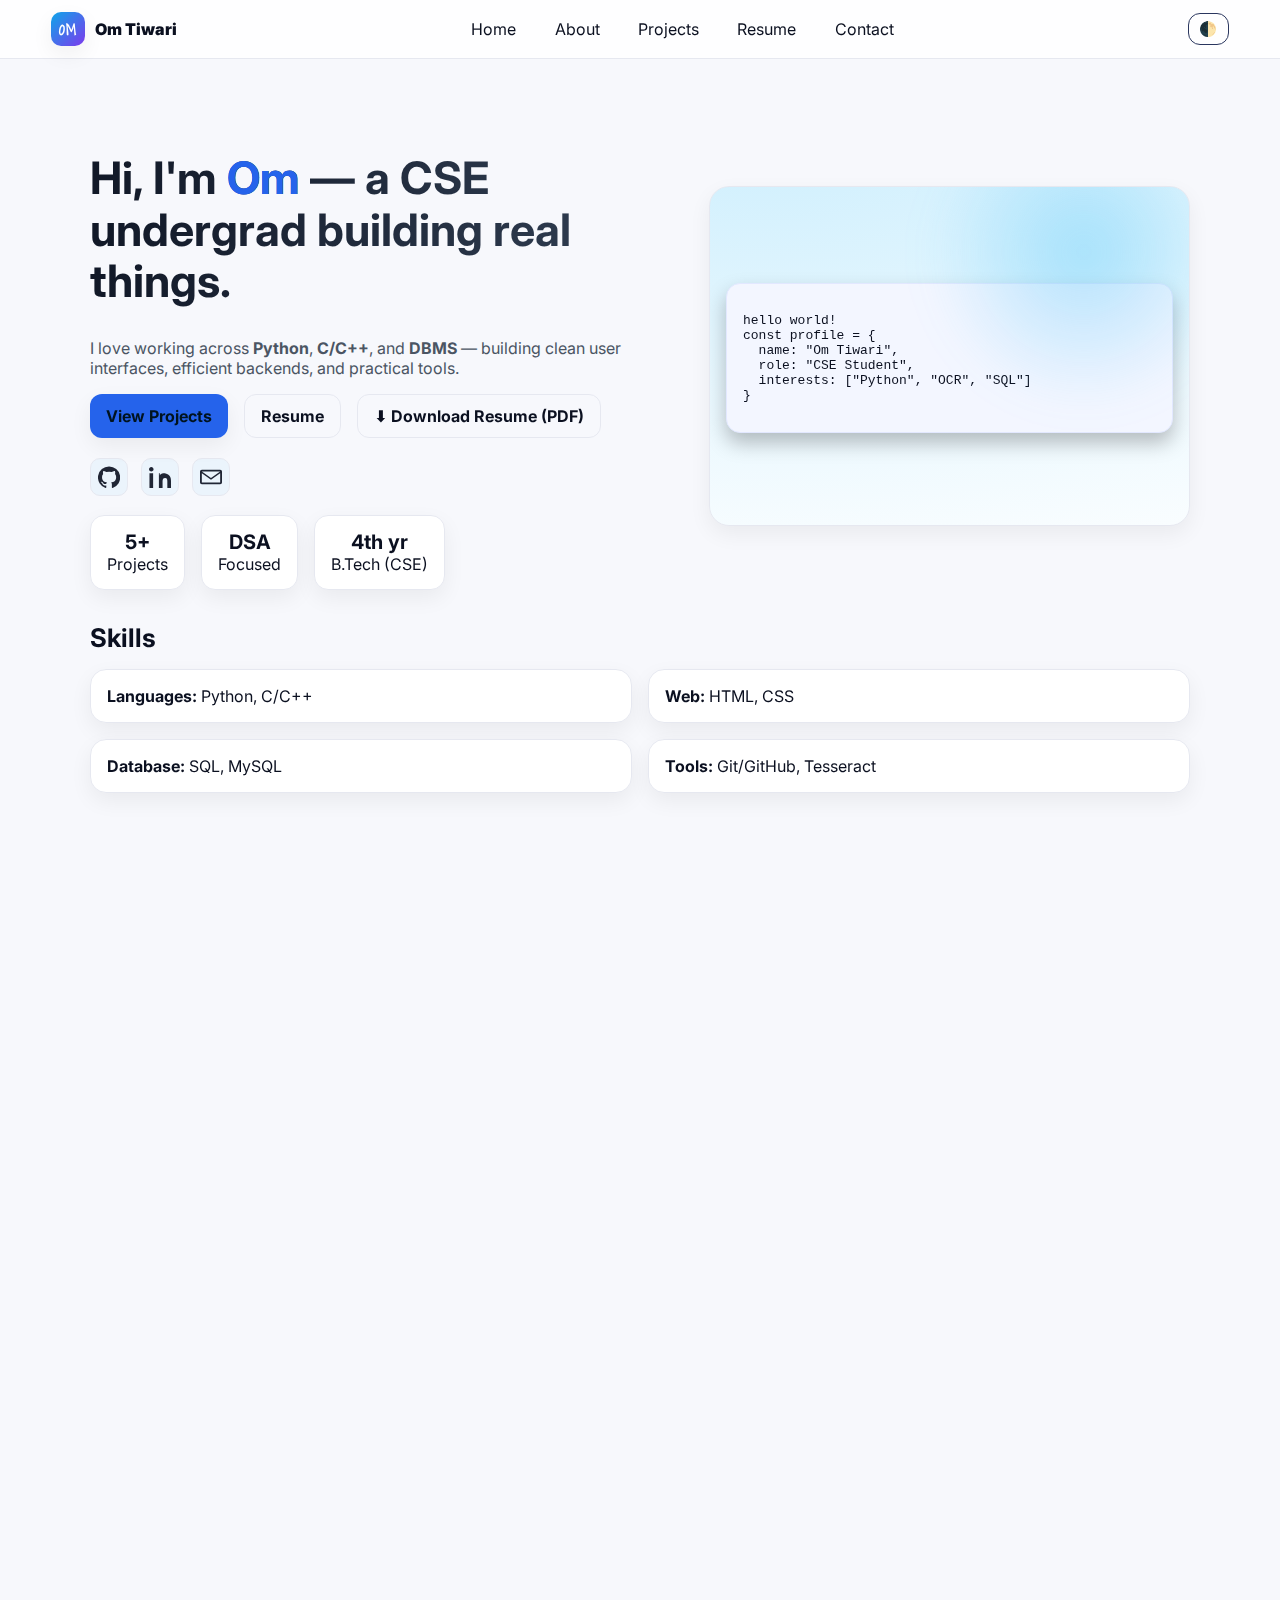
<file: index.html>
<!DOCTYPE html>
<html lang="en">
<head>
  <meta charset="UTF-8" />
  <meta name="viewport" content="width=device-width, initial-scale=1.0" />
  <meta name="description" content="Personal portfolio of Om Tiwari — projects, internships, skills, and contact." />
  <meta name="theme-color" content="#0ea5e9">
  <title>Home · Portfolio</title>
  <link rel="preconnect" href="https://fonts.googleapis.com">
  <link rel="preconnect" href="https://fonts.gstatic.com" crossorigin>
  <link href="https://fonts.googleapis.com/css2?family=Inter:wght@300;400;600;800&display=swap" rel="stylesheet">
  <link href="https://fonts.googleapis.com/css2?family=Shadows+Into+Light&display=swap" rel="stylesheet">
  <link rel="stylesheet" href="assets/css/style.css" />
  <script defer src="assets/js/main.js"></script>
  <link rel="icon" href="assets/img/favicon.svg" type="image/svg+xml">
</head>
<body class="theme-auto">
  <canvas id="bgParticles" aria-hidden="true"></canvas>
  <header class="site-header reveal-down">
    <a class="brand" href="index.html"><span class="logo glow">OM</span> <strong>Om Tiwari</strong></a>
    <nav class="nav" id="nav">
      <a href="index.html">Home</a>
      <a href="about.html">About</a>
      <a href="projects.html">Projects</a>
      <a href="resume.html">Resume</a>
      <a href="contact.html">Contact</a>
    </nav>
    <div class="header-actions">
      <button class="btn small outline" id="themeToggle" aria-label="Toggle theme">🌓</button>
      <button class="btn small" id="menuToggle" aria-label="Open menu">
        <svg width="20" height="20" viewBox="0 0 24 24" aria-hidden="true">
          <path fill="currentColor" d="M3 6h18v2H3zM3 11h18v2H3zM3 16h18v2H3z"/>
        </svg>
      </button>

    </div>
  </header>
  <main class="container">

<section class="hero reveal">
  <div class="hero-text">
    <h1 class="gradient-text">Hi, I'm <span class="accent">Om</span> — a CSE undergrad building real things.</h1>
    <p>I love working across <strong>Python</strong>, <strong>C/C++</strong>, and <strong>DBMS</strong> — building clean user interfaces, efficient backends, and practical tools.</p>
    <div class="hero-cta">
      <a class="btn ripple" href="projects.html">View Projects</a>
      <a class="btn outline ripple" href="resume.html">Resume</a>
      <a class="btn outline ripple" href="https://drive.google.com/file/d/18owlzaFUBIx4SAxCxFJ_gebr63oCdaqJ/view?usp=sharing" download>⬇ Download Resume (PDF)</a>
    </div>
    <div class="hero-socials icons">
      <a class="icon" href="https://github.com/omtiwari17" target="_blank" rel="noopener" aria-label="GitHub">
        <svg viewBox="0 0 24 24" width="22" height="22" fill="currentColor"><path d="M12 .5a12 12 0 0 0-3.79 23.4c.6.11.82-.26.82-.58v-2.03c-3.34.73-4.04-1.61-4.04-1.61-.55-1.39-1.35-1.76-1.35-1.76-1.1-.76.08-.75.08-.75 1.22.09 1.86 1.26 1.86 1.26 1.08 1.85 2.83 1.32 3.52 1.01.11-.8.42-1.33.77-1.63-2.67-.3-5.47-1.33-5.47-5.92 0-1.31.47-2.39 1.25-3.23-.13-.31-.54-1.56.12-3.25 0 0 1.01-.32 3.31 1.23a11.5 11.5 0 0 1 6.04 0c2.3-1.55 3.31-1.23 3.31-1.23.66 1.69.25 2.94.12 3.25.78.84 1.25 1.92 1.25 3.23 0 4.6-2.81 5.62-5.49 5.92.43.37.82 1.1.82 2.22v3.29c0 .32.22.7.82.58A12 12 0 0 0 12 .5Z"/></svg>
      </a>
      <a class="icon" href="https://www.linkedin.com/in/tiwariom/" target="_blank" rel="noopener" aria-label="LinkedIn">
        <svg viewBox="0 0 24 24" width="22" height="22" fill="currentColor"><path d="M4.98 3.5C4.98 4.88 3.86 6 2.5 6S0 4.88 0 3.5 1.12 1 2.5 1s2.48 1.12 2.48 2.5zM.5 8h4V24h-4V8zm7.5 0h3.8v2.2h.1c.5-.9 1.8-2.2 3.7-2.2C20.3 8 24 10.6 24 16v8h-4v-7c0-1.7-.03-3.9-2.4-3.9-2.4 0-2.8 1.8-2.8 3.8V24h-4V8z"/></svg>
      </a>
      <a class="icon email-link" 
          href="mailto:work.om.tiwari@gmail.com?subject=Hello%20Om&body=Hi%20Om,%0D%0A%0D%0A"
          aria-label="Email">
        <svg viewBox="0 0 24 24" width="22" height="22" fill="currentColor"><path d="M2 4h20a2 2 0 0 1 2 2v12a2 2 0 0 1-2 2H2a2 2 0 0 1-2-2V6a2 2 0 0 1 2-2zm0 2v.01L12 13 22 6.01V6H2zm0 12h20V8l-10 7L2 8v10z"/></svg>
      </a>
    </div>
    <div class="stats">
      <div class="tilt"><strong>5+</strong><span>Projects</span></div>
      <div class="tilt"><strong>DSA</strong><span>Focused</span></div>
      <div class="tilt"><strong>4th yr</strong><span>B.Tech (CSE)</span></div>
    </div>
  </div>
  <div class="hero-art">
    <div class="glass card-xl tilt">
      <div class="radar"></div>
      <div class="code-block">
<pre><code>hello world!
const profile = { 
  name: "Om Tiwari",
  role: "CSE Student",
  interests: ["Python", "OCR", "SQL"]
}</code></pre>
      </div>
    </div>
  </div>
</section>

<section class="section reveal">
  <h2 class="section-title">Skills</h2>
  <div class="grid skills-grid">
    <div class="card skill hover glow tilt">
      <header><strong>Languages: </strong><span>Python, C/C++</span></header>
    </div>
    <div class="card skill hover glow tilt">
      <header><strong>Web: </strong><span>HTML, CSS</span></header>
    </div>
    <div class="card skill hover glow tilt">
      <header><strong>Database: </strong><span>SQL, MySQL</span></header>
    </div>
    <div class="card skill hover glow tilt">
      <header><strong>Tools: </strong><span>Git/GitHub, Tesseract</span></header>
    </div>
  </div>
</section>

<section class="section alt reveal">
  <h2 class="section-title">Featured Projects</h2>
  <div class="grid cards-3">
    <a class="card hover glow tilt" href="projects.html#ocr-book-finder">
      <img class="project-img" src="assets/img/Find My Book.png" alt="OCR Book Finder preview">
      <h3>Find My Book</h3>
      <p>Desktop app that extracts text from covers/pages to find exact book editions.</p>
      <span class="pill">Python</span><span class="pill">OCR</span><span class="pill">API</span><span class="pill">DBMS</span><span class="pill">Python</span>
    </a>
    <a class="card hover glow tilt" href="projects.html#digit-knn">
      <img class="project-img" src="assets/img/osts.png" alt="Digit Classifier preview">
      <h3>Smart Traffic – Automated E-Challan Generator</h3>
      <p>Detects traffic violations in real time, auto-generates e-challans, and sends them securely via email for faster enforcement.</p>
      <span class="pill">HTML</span><span class="pill">CSS</span><span class="pill">SMTP</span><span class="pill">DBMS</span>
    </a>
    <a class="card hover glow tilt" href="projects.html#news-studio">
      <img class="project-img" src="assets/img/banking system.png" alt="News Studio Templates preview">
      <h3>Banking System</h3>
      <p>Desktop application for managing bank accounts with secure transactions and easy account handling.</p>
      <span class="pill">Python</span><span class="pill">Tkinter</span><span class="pill">DBMS</span>
    </a>
  </div>
</section>

<section class="section reveal">
  <h2 class="section-title">Internship</h2>
  <div class="timeline">
    <div class="t-item">
      <div class="t-dot"></div>
      <div class="t-content card hover glow tilt">
        <h3>Amazon Web Service · <span class="accent">Credly</span></h3>
        <p class="muted">Jun 2025 — Jul 2025</p>
        <ul>
          <li>Worked on labs and case studies to design and implement scalable AWS architectures.</li>
          <li>Gained practical experience with EC2, S3, IAM, and VPC while applying architectural best practices.</li>
          <li>Focused on building high-availability, fault-tolerant, and cost-optimized solutions aligned with industry standards.</li>
          <li>Technologies: AWS EC2, S3, IAM, VPC, Cloud Architecture Principles</li>
        </ul>
      </div>
    </div>
  </div>
</section>

  </main>
  <footer class="site-footer reveal-up">
    <p>© <span id="year"></span> Om Tiwari</p>
    
    <div class="footer-icons icons">
      <a class="icon" href="https://github.com/omtiwari17" target="_blank" rel="noopener" aria-label="GitHub">
        <svg viewBox="0 0 24 24" width="22" height="22" fill="currentColor"><path d="M12 .5a12 12 0 0 0-3.79 23.4c.6.11.82-.26.82-.58v-2.03c-3.34.73-4.04-1.61-4.04-1.61-.55-1.39-1.35-1.76-1.35-1.76-1.1-.76.08-.75.08-.75 1.22.09 1.86 1.26 1.86 1.26 1.08 1.85 2.83 1.32 3.52 1.01.11-.8.42-1.33.77-1.63-2.67-.3-5.47-1.33-5.47-5.92 0-1.31.47-2.39 1.25-3.23-.13-.31-.54-1.56.12-3.25 0 0 1.01-.32 3.31 1.23a11.5 11.5 0 0 1 6.04 0c2.3-1.55 3.31-1.23 3.31-1.23.66 1.69.25 2.94.12 3.25.78.84 1.25 1.92 1.25 3.23 0 4.6-2.81 5.62-5.49 5.92.43.37.82 1.1.82 2.22v3.29c0 .32.22.7.82.58A12 12 0 0 0 12 .5Z"/></svg>
      </a>
      <a class="icon" href="https://www.linkedin.com/in/tiwariom/" target="_blank" rel="noopener" aria-label="LinkedIn">
        <svg viewBox="0 0 24 24" width="22" height="22" fill="currentColor"><path d="M4.98 3.5C4.98 4.88 3.86 6 2.5 6S0 4.88 0 3.5 1.12 1 2.5 1s2.48 1.12 2.48 2.5zM.5 8h4V24h-4V8zm7.5 0h3.8v2.2h.1c.5-.9 1.8-2.2 3.7-2.2C20.3 8 24 10.6 24 16v8h-4v-7c0-1.7-.03-3.9-2.4-3.9-2.4 0-2.8 1.8-2.8 3.8V24h-4V8z"/></svg>
      </a>
      <a class="icon email-link" href="mailto:work.om.tiwari@gmail.com?subject=Hello%20Om&body=Hi%20Om,%0D%0A%0D%0A" aria-label="Email">
        <svg viewBox="0 0 24 24" width="22" height="22" fill="currentColor"><path d="M2 4h20a2 2 0 0 1 2 2v12a2 2 0 0 1-2 2H2a2 2 0 0 1-2-2V6a2 2 0 0 1 2-2zm0 2v.01L12 13 22 6.01V6H2zm0 12h20V8l-10 7L2 8v10z"/></svg>
      </a>
    </div>

  </footer>
</body>
</html>
</file>
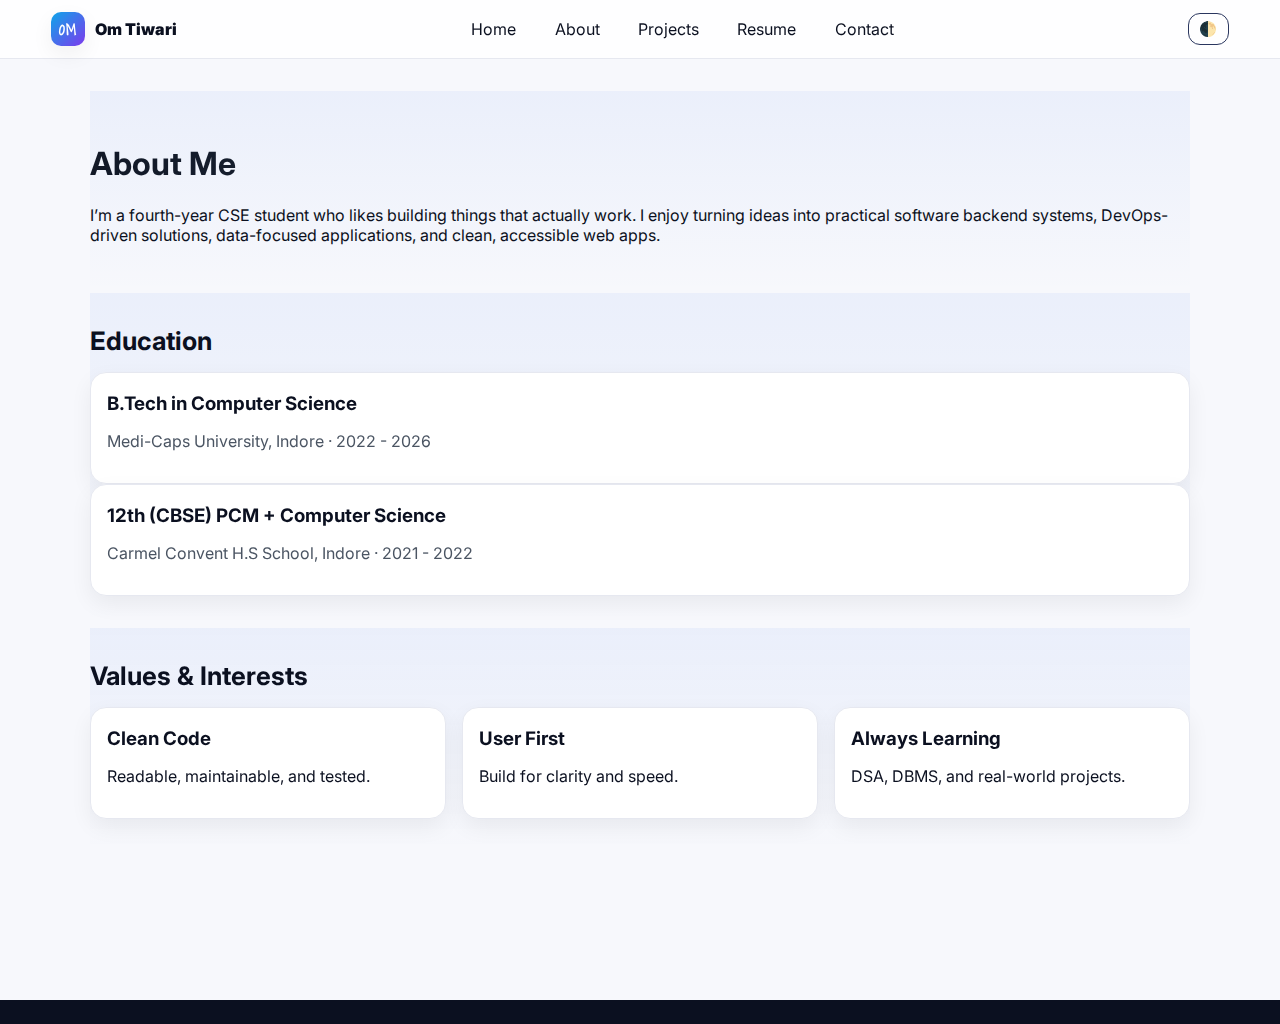
<file: about.html>
<!DOCTYPE html>
<html lang="en">
<head>
  <meta charset="UTF-8" />
  <meta name="viewport" content="width=device-width, initial-scale=1.0" />
  <meta name="description" content="About Om Tiwari — skills, education, interests, and values." />
  <meta name="theme-color" content="#0ea5e9">
  <title>About · Portfolio</title>
  <link rel="preconnect" href="https://fonts.googleapis.com">
  <link rel="preconnect" href="https://fonts.gstatic.com" crossorigin>
  <link href="https://fonts.googleapis.com/css2?family=Inter:wght@300;400;600;800&display=swap" rel="stylesheet">
  <link href="https://fonts.googleapis.com/css2?family=Shadows+Into+Light&display=swap" rel="stylesheet">
  <link rel="stylesheet" href="assets/css/style.css" />
  <script defer src="assets/js/main.js"></script>
  <link rel="icon" href="assets/img/favicon.svg" type="image/svg+xml">
</head>
<body class="theme-auto">
  <canvas id="bgParticles" aria-hidden="true"></canvas>
  <header class="site-header reveal-down">
    <a class="brand" href="index.html"><span class="logo glow">OM</span> <strong>Om Tiwari</strong></a>
    <nav class="nav" id="nav">
      <a href="index.html">Home</a>
      <a href="about.html">About</a>
      <a href="projects.html">Projects</a>
      <a href="resume.html">Resume</a>
      <a href="contact.html">Contact</a>
    </nav>
    <div class="header-actions">
      <button class="btn small outline" id="themeToggle" aria-label="Toggle theme">🌓</button>
      <button class="btn small" id="menuToggle" aria-label="Open menu">☰</button>
    </div>
  </header>
  <main class="container">

<section class="section alt reveal">
  <h1 class="gradient-text">About Me</h1>
  <p>I’m a fourth-year CSE student who likes building things that actually work. I enjoy turning ideas into practical software backend systems, DevOps-driven solutions, data-focused applications, and clean, accessible web apps.</p>
</section>

<section class="section alt reveal">
  <h2 class="section-title">Education</h2>
  <div class="timeline">
    <div class="t-item">
      <div class="t-dot"></div>
      <div class="t-content card hover glow tilt">
        <h3>B.Tech in Computer Science</h3>
        <p class="muted">Medi-Caps University, Indore · 2022 - 2026</p>
      </div>
      <div class="t-content card hover glow tilt">
        <h3>12th (CBSE) PCM + Computer Science</h3>
        <p class="muted">Carmel Convent H.S School, Indore · 2021 - 2022</p>
      </div>
    </div>
  </div>
</section>

<section class="section alt reveal">
  <h2 class="section-title">Values & Interests</h2>
  <div class="grid cards-3">
    <div class="card hover tilt t-content card hover glow tilt"><h3>Clean Code</h3><p>Readable, maintainable, and tested.</p></div>
    <div class="card hover tilt t-content card hover glow tilt"><h3>User First</h3><p>Build for clarity and speed.</p></div>
    <div class="card hover tilt t-content card hover glow tilt"><h3>Always Learning</h3><p>DSA, DBMS, and real-world projects.</p></div>
  </div>
</section>

  </main>
  <footer class="site-footer reveal-up">
    <p>© <span id="year"></span> Om Tiwari</p>
    
    <div class="footer-icons icons">
      <a class="icon" href="https://github.com/omtiwari17" target="_blank" rel="noopener" aria-label="GitHub">
        <svg viewBox="0 0 24 24" width="22" height="22" fill="currentColor"><path d="M12 .5a12 12 0 0 0-3.79 23.4c.6.11.82-.26.82-.58v-2.03c-3.34.73-4.04-1.61-4.04-1.61-.55-1.39-1.35-1.76-1.35-1.76-1.1-.76.08-.75.08-.75 1.22.09 1.86 1.26 1.86 1.26 1.08 1.85 2.83 1.32 3.52 1.01.11-.8.42-1.33.77-1.63-2.67-.3-5.47-1.33-5.47-5.92 0-1.31.47-2.39 1.25-3.23-.13-.31-.54-1.56.12-3.25 0 0 1.01-.32 3.31 1.23a11.5 11.5 0 0 1 6.04 0c2.3-1.55 3.31-1.23 3.31-1.23.66 1.69.25 2.94.12 3.25.78.84 1.25 1.92 1.25 3.23 0 4.6-2.81 5.62-5.49 5.92.43.37.82 1.1.82 2.22v3.29c0 .32.22.7.82.58A12 12 0 0 0 12 .5Z"/></svg>
      </a>
      <a class="icon" href="https://www.linkedin.com/in/tiwariom/" target="_blank" rel="noopener" aria-label="LinkedIn">
        <svg viewBox="0 0 24 24" width="22" height="22" fill="currentColor"><path d="M4.98 3.5C4.98 4.88 3.86 6 2.5 6S0 4.88 0 3.5 1.12 1 2.5 1s2.48 1.12 2.48 2.5zM.5 8h4V24h-4V8zm7.5 0h3.8v2.2h.1c.5-.9 1.8-2.2 3.7-2.2C20.3 8 24 10.6 24 16v8h-4v-7c0-1.7-.03-3.9-2.4-3.9-2.4 0-2.8 1.8-2.8 3.8V24h-4V8z"/></svg>
      </a>
      <a class="icon email-link" href="mailto:work.om.tiwari@gmail.com?subject=Hello%20Om&body=Hi%20Om,%0D%0A%0D%0A" aria-label="Email">
        <svg viewBox="0 0 24 24" width="22" height="22" fill="currentColor"><path d="M2 4h20a2 2 0 0 1 2 2v12a2 2 0 0 1-2 2H2a2 2 0 0 1-2-2V6a2 2 0 0 1 2-2zm0 2v.01L12 13 22 6.01V6H2zm0 12h20V8l-10 7L2 8v10z"/></svg>
      </a>
    </div>

  </footer>
</body>
</html>
</file>
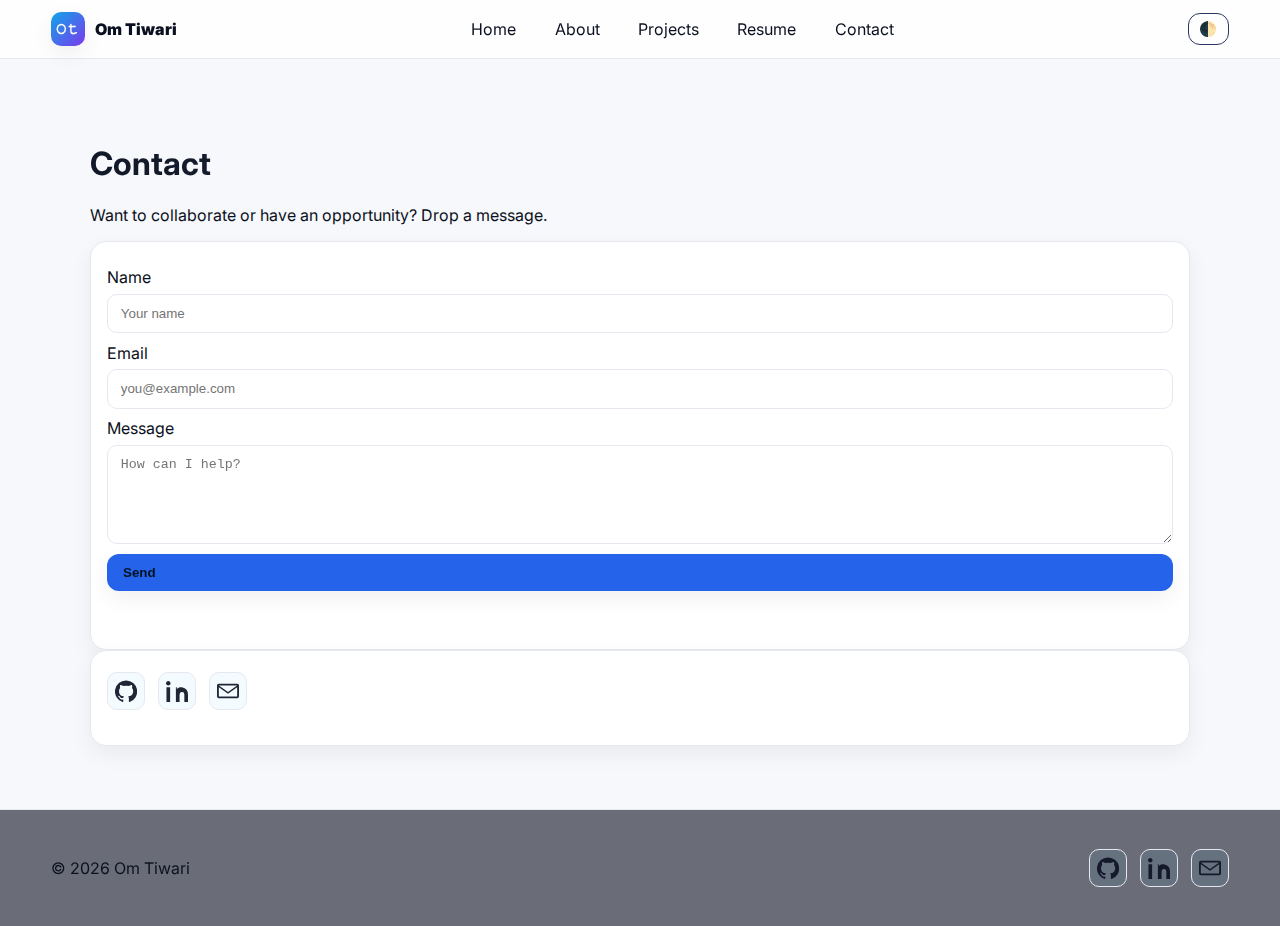
<file: contact.html>
<!DOCTYPE html>
<html lang="en">
<head>
  <meta charset="UTF-8" />
  <meta name="viewport" content="width=device-width, initial-scale=1.0" />
  <meta name="description" content="Contact Om Tiwari — email and message form." />
  <meta name="theme-color" content="#0ea5e9">
  <title>Contact · Portfolio</title>
  <link rel="preconnect" href="https://fonts.googleapis.com">
  <link rel="preconnect" href="https://fonts.gstatic.com" crossorigin>
  <link href="https://fonts.googleapis.com/css2?family=Inter:wght@300;400;600;800&display=swap" rel="stylesheet">
  <link rel="stylesheet" href="assets/css/style.css" />
  <script defer src="assets/js/main.js"></script>
  <link rel="icon" href="assets/img/favicon.svg" type="image/svg+xml">
</head>
<body class="theme-auto">
  <canvas id="bgParticles" aria-hidden="true"></canvas>
  <header class="site-header reveal-down">
    <a class="brand" href="index.html"><span class="logo glow">𝙾𝚝</span> <strong>Om Tiwari</strong></a>
    <nav class="nav" id="nav">
      <a href="index.html">Home</a>
      <a href="about.html">About</a>
      <a href="projects.html">Projects</a>
      <a href="resume.html">Resume</a>
      <a href="contact.html">Contact</a>
    </nav>
    <div class="header-actions">
      <button class="btn small outline" id="themeToggle" aria-label="Toggle theme">🌓</button>
      <button class="btn small" id="menuToggle" aria-label="Open menu">☰</button>
    </div>
  </header>
  <main class="container">

<section class="section reveal contact">
  <h1 class="gradient-text">Contact</h1>
  <p>Want to collaborate or have an opportunity? Drop a message.</p>
  <form class="card form hover glow" id="contactForm" 
      action="https://formspree.io/f/mkgwrrar" 
      method="POST">
    <div class="row">
      <label for="name">Name</label>
      <input type="text" id="name" name="name" required placeholder="Your name" />
    </div>
    <div class="row">
      <label for="email">Email</label>
      <input type="email" id="email" name="email" required placeholder="you@example.com" />
    </div>
    <div class="row">
      <label for="message">Message</label>
      <textarea id="message" name="message" rows="5" required placeholder="How can I help?"></textarea>
    </div>
    <div class="row">
      <button class="btn ripple" type="submit">Send</button>
      <p id="formStatus" class="muted"></p>
    </div>
  </form>
  <div class="card hover tilt">
    <div class="hero-socials icons">
      <a class="icon" href="https://github.com/" target="_blank" rel="noopener" aria-label="GitHub">
        <svg viewBox="0 0 24 24" width="22" height="22" fill="currentColor"><path d="M12 .5a12 12 0 0 0-3.79 23.4c.6.11.82-.26.82-.58v-2.03c-3.34.73-4.04-1.61-4.04-1.61-.55-1.39-1.35-1.76-1.35-1.76-1.1-.76.08-.75.08-.75 1.22.09 1.86 1.26 1.86 1.26 1.08 1.85 2.83 1.32 3.52 1.01.11-.8.42-1.33.77-1.63-2.67-.3-5.47-1.33-5.47-5.92 0-1.31.47-2.39 1.25-3.23-.13-.31-.54-1.56.12-3.25 0 0 1.01-.32 3.31 1.23a11.5 11.5 0 0 1 6.04 0c2.3-1.55 3.31-1.23 3.31-1.23.66 1.69.25 2.94.12 3.25.78.84 1.25 1.92 1.25 3.23 0 4.6-2.81 5.62-5.49 5.92.43.37.82 1.1.82 2.22v3.29c0 .32.22.7.82.58A12 12 0 0 0 12 .5Z"/></svg>
      </a>
      <a class="icon" href="https://www.linkedin.com/" target="_blank" rel="noopener" aria-label="LinkedIn">
        <svg viewBox="0 0 24 24" width="22" height="22" fill="currentColor"><path d="M4.98 3.5C4.98 4.88 3.86 6 2.5 6S0 4.88 0 3.5 1.12 1 2.5 1s2.48 1.12 2.48 2.5zM.5 8h4V24h-4V8zm7.5 0h3.8v2.2h.1c.5-.9 1.8-2.2 3.7-2.2C20.3 8 24 10.6 24 16v8h-4v-7c0-1.7-.03-3.9-2.4-3.9-2.4 0-2.8 1.8-2.8 3.8V24h-4V8z"/></svg>
      </a>
      <a class="icon email-link" href="mailto:work.om.tiwari@gmail.com?subject=Hello%20Om&body=Hi%20Om,%0D%0A%0D%0A" aria-label="Email">
        <svg viewBox="0 0 24 24" width="22" height="22" fill="currentColor"><path d="M2 4h20a2 2 0 0 1 2 2v12a2 2 0 0 1-2 2H2a2 2 0 0 1-2-2V6a2 2 0 0 1 2-2zm0 2v.01L12 13 22 6.01V6H2zm0 12h20V8l-10 7L2 8v10z"/></svg>
      </a>
    </div>
  </div>
</section>

  </main>
  <footer class="site-footer reveal-up">
    <p>© <span id="year"></span> Om Tiwari</p>
    <div class="footer-icons icons">
      <a class="icon" href="https://github.com/omtiwari17" target="_blank" rel="noopener" aria-label="GitHub">
        <svg viewBox="0 0 24 24" width="22" height="22" fill="currentColor"><path d="M12 .5a12 12 0 0 0-3.79 23.4c.6.11.82-.26.82-.58v-2.03c-3.34.73-4.04-1.61-4.04-1.61-.55-1.39-1.35-1.76-1.35-1.76-1.1-.76.08-.75.08-.75 1.22.09 1.86 1.26 1.86 1.26 1.08 1.85 2.83 1.32 3.52 1.01.11-.8.42-1.33.77-1.63-2.67-.3-5.47-1.33-5.47-5.92 0-1.31.47-2.39 1.25-3.23-.13-.31-.54-1.56.12-3.25 0 0 1.01-.32 3.31 1.23a11.5 11.5 0 0 1 6.04 0c2.3-1.55 3.31-1.23 3.31-1.23.66 1.69.25 2.94.12 3.25.78.84 1.25 1.92 1.25 3.23 0 4.6-2.81 5.62-5.49 5.92.43.37.82 1.1.82 2.22v3.29c0 .32.22.7.82.58A12 12 0 0 0 12 .5Z"/></svg>
      </a>
      <a class="icon" href="https://www.linkedin.com/in/tiwariom/" target="_blank" rel="noopener" aria-label="LinkedIn">
        <svg viewBox="0 0 24 24" width="22" height="22" fill="currentColor"><path d="M4.98 3.5C4.98 4.88 3.86 6 2.5 6S0 4.88 0 3.5 1.12 1 2.5 1s2.48 1.12 2.48 2.5zM.5 8h4V24h-4V8zm7.5 0h3.8v2.2h.1c.5-.9 1.8-2.2 3.7-2.2C20.3 8 24 10.6 24 16v8h-4v-7c0-1.7-.03-3.9-2.4-3.9-2.4 0-2.8 1.8-2.8 3.8V24h-4V8z"/></svg>
      </a>
      <a class="icon email-link" href="mailto:work.om.tiwari@gmail.com?subject=Hello%20Om&body=Hi%20Om,%0D%0A%0D%0A" aria-label="Email">
        <svg viewBox="0 0 24 24" width="22" height="22" fill="currentColor"><path d="M2 4h20a2 2 0 0 1 2 2v12a2 2 0 0 1-2 2H2a2 2 0 0 1-2-2V6a2 2 0 0 1 2-2zm0 2v.01L12 13 22 6.01V6H2zm0 12h20V8l-10 7L2 8v10z"/></svg>
      </a>
    </div>
  </footer>
</body>
</html>
</file>
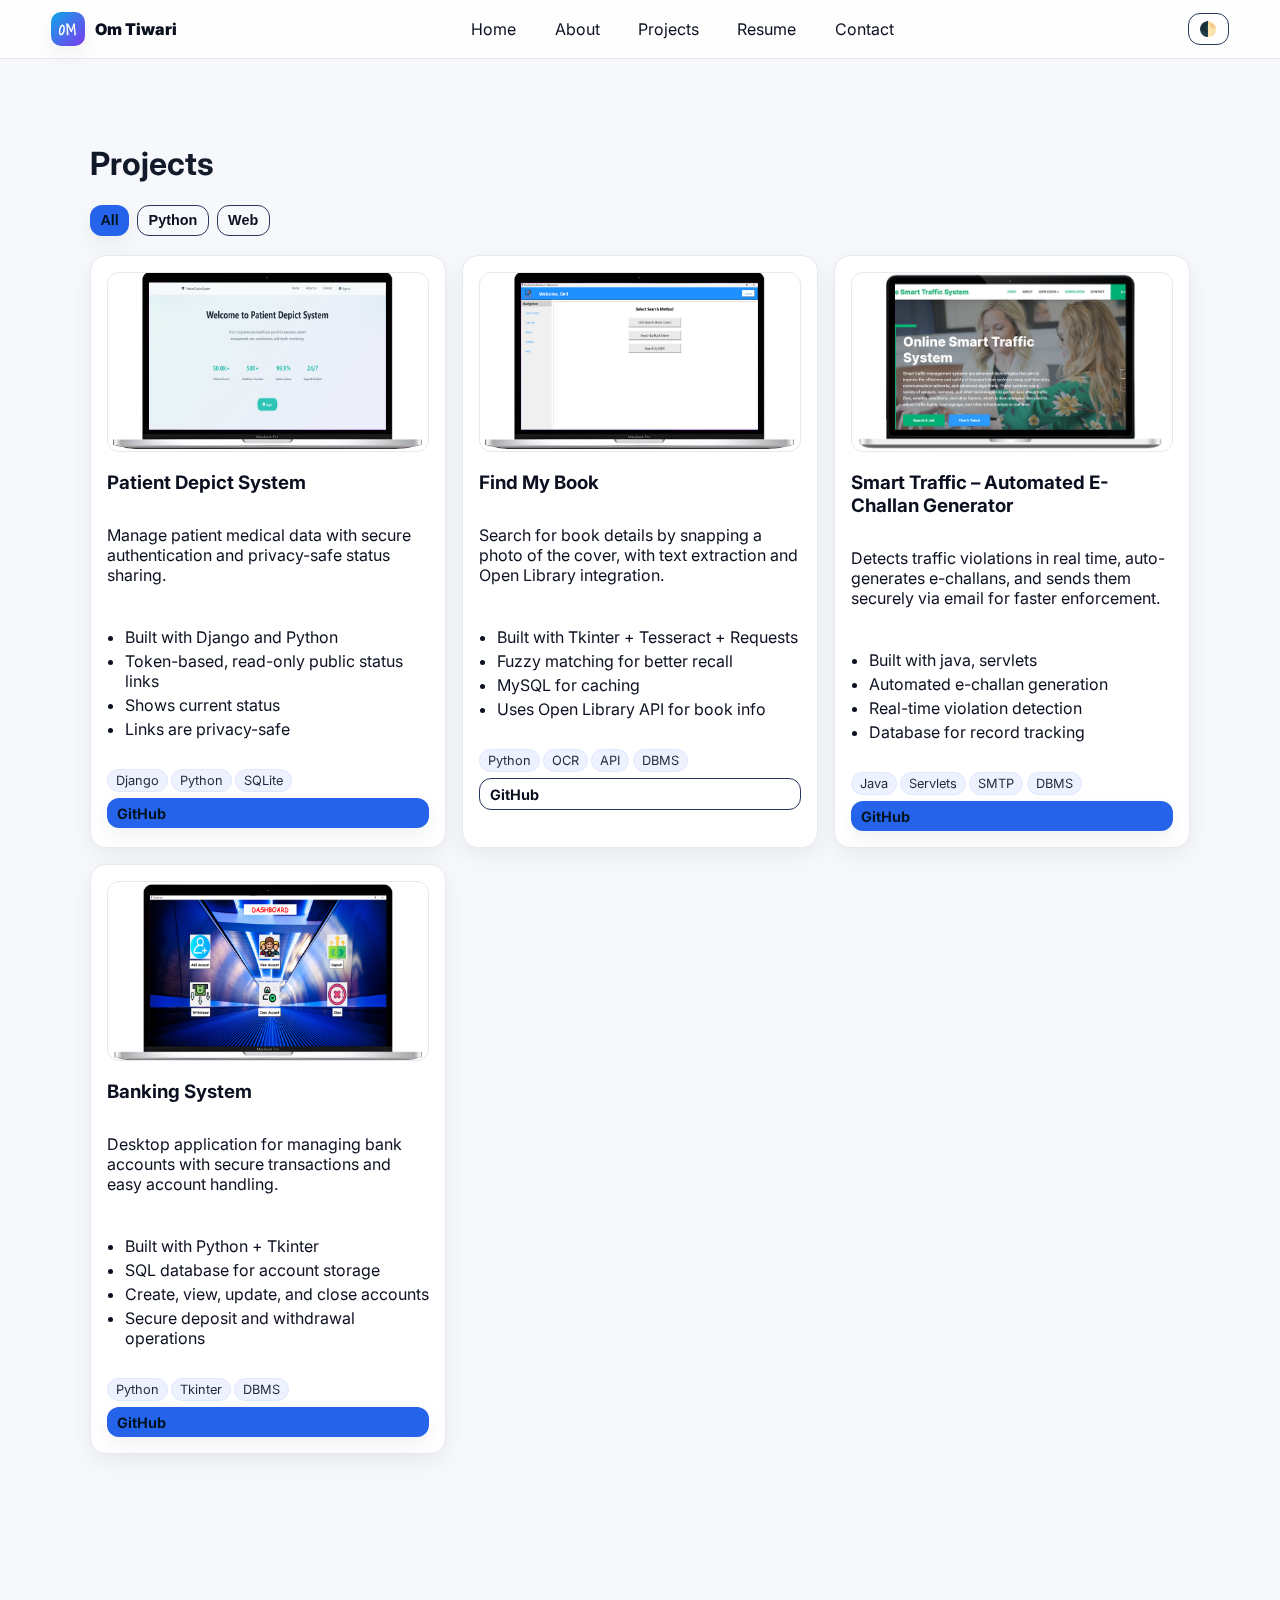
<file: projects.html>
<!DOCTYPE html>
<html lang="en">
<head>
  <meta charset="UTF-8" />
  <meta name="viewport" content="width=device-width, initial-scale=1.0" />
  <meta name="description" content="Projects by Om Tiwari — ML demos, OCR tools, and web apps." />
  <meta name="theme-color" content="#0ea5e9">
  <title>Projects · Portfolio</title>
  <link rel="preconnect" href="https://fonts.googleapis.com">
  <link rel="preconnect" href="https://fonts.gstatic.com" crossorigin>
  <link href="https://fonts.googleapis.com/css2?family=Inter:wght@300;400;600;800&display=swap" rel="stylesheet">
  <link href="https://fonts.googleapis.com/css2?family=Shadows+Into+Light&display=swap" rel="stylesheet">
  <link rel="stylesheet" href="assets/css/style.css" />
  <script defer src="assets/js/main.js"></script>
  <link rel="icon" href="assets/img/favicon.svg" type="image/svg+xml">
</head>
<body class="theme-auto">
  <canvas id="bgParticles" aria-hidden="true"></canvas>
  <header class="site-header reveal-down">
    <a class="brand" href="index.html"><span class="logo glow">OM</span> <strong>Om Tiwari</strong></a>
    <nav class="nav" id="nav">
      <a href="index.html">Home</a>
      <a href="about.html">About</a>
      <a href="projects.html">Projects</a>
      <a href="resume.html">Resume</a>
      <a href="contact.html">Contact</a>
    </nav>
    <div class="header-actions">
      <button class="btn small outline" id="themeToggle" aria-label="Toggle theme">🌓</button>
      <button class="btn small" id="menuToggle" aria-label="Open menu">☰</button>
    </div>
  </header>
  <main class="container">

<section class="section reveal">
  <h1 class="gradient-text">Projects</h1>
  <div class="filters">
    <button class="btn small active ripple" data-filter="all">All</button>
    <button class="btn small outline ripple" data-filter="python">Python</button>
    <button class="btn small outline ripple" data-filter="web">Web</button>
  </div>

  <div class="grid cards-3 project-grid">
    <article class="card project hover glow tilt" data-tags="python web" id="patient-depict-system">
      <img class="project-img" src="assets/img/pds.png" alt="Patient Depict System preview">
      <h3>Patient Depict System</h3>
      <p>Manage patient medical data with secure authentication and privacy-safe status sharing.</p>
      <ul class="bullets">
        <li>Built with Django and Python</li>
        <li>Token-based, read-only public status links</li>
        <li>Shows current status</li>
        <li>Links are privacy-safe</li>
      </ul>

      <div class="tags"><span class="pill">Django</span><span class="pill">Python</span><span class="pill">SQLite</span></div>
      <a class="btn small" href="https://github.com/omtiwari17/Patient-Depict-System" aria-disabled="true">GitHub</a>
    </article>

    <article class="card project hover glow tilt" data-tags="python" id="ocr-book-finder">
      <img class="project-img" src="assets/img/Find My Book.png" alt="OCR Book Finder preview">
      <h3>Find My Book</h3>
      <p>Search for book details by snapping a photo of the cover, with text extraction and Open Library integration.</p>
      <ul class="bullets">
        <li>Built with Tkinter + Tesseract + Requests</li>
        <li>Fuzzy matching for better recall</li>
        <li>MySQL for caching</li>
        <li>Uses Open Library API for book info</li>
      </ul>
      <div class="tags"><span class="pill">Python</span><span class="pill">OCR</span><span class="pill">API</span><span class="pill">DBMS</span></div>
      <a class="btn small outline" href="https://github.com/omtiwari17/Find_My_Book" aria-disabled="true">GitHub</a>
    </article>

    <article class="card project hover glow tilt" data-tags="web" id="osts">
      <img class="project-img" src="assets/img/osts.png" alt="Automated E-Challan Generator preview">
      <h3>Smart Traffic – Automated E-Challan Generator</h3>
      <p>Detects traffic violations in real time, auto-generates e-challans, and sends them securely via email for faster enforcement.<code></code></p>
      <ul class="bullets">
        <li>Built with java, servlets</li>
        <li>Automated e-challan generation</li>
        <li>Real-time violation detection</li>
        <li>Database for record tracking</li>
      </ul>
      <div class="tags"><span class="pill">Java</span><span class="pill">Servlets</span><span class="pill">SMTP</span><span class="pill">DBMS</span></div>
      <a class="btn small" href="https://github.com/omtiwari17/Smart_Traffic_System">GitHub</a>
    </article>

    <article class="card project hover glow tilt" data-tags="python" id="banking-system">
      <img class="project-img" src="assets/img/banking system.png" alt="Banking System preview">
      <h3>Banking System</h3>
      <p>Desktop application for managing bank accounts with secure transactions and easy account handling.</p>
      <ul class="bullets">
        <li>Built with Python + Tkinter</li>
        <li>SQL database for account storage</li>
        <li>Create, view, update, and close accounts</li>
        <li>Secure deposit and withdrawal operations</li>
      </ul>
      <div class="tags"><span class="pill">Python</span><span class="pill">Tkinter</span><span class="pill">DBMS</span></div>
      <a class="btn small" href="https://github.com/omtiwari17/BANKING_SYSTEM">GitHub</a>
    </article>
  </div>
</section>

  </main>
  <footer class="site-footer reveal-up">
    <p>© <span id="year"></span> Om Tiwari</p>
    
    <div class="footer-icons icons">
      <a class="icon" href="https://github.com/omtiwari17" target="_blank" rel="noopener" aria-label="GitHub">
        <svg viewBox="0 0 24 24" width="22" height="22" fill="currentColor"><path d="M12 .5a12 12 0 0 0-3.79 23.4c.6.11.82-.26.82-.58v-2.03c-3.34.73-4.04-1.61-4.04-1.61-.55-1.39-1.35-1.76-1.35-1.76-1.1-.76.08-.75.08-.75 1.22.09 1.86 1.26 1.86 1.26 1.08 1.85 2.83 1.32 3.52 1.01.11-.8.42-1.33.77-1.63-2.67-.3-5.47-1.33-5.47-5.92 0-1.31.47-2.39 1.25-3.23-.13-.31-.54-1.56.12-3.25 0 0 1.01-.32 3.31 1.23a11.5 11.5 0 0 1 6.04 0c2.3-1.55 3.31-1.23 3.31-1.23.66 1.69.25 2.94.12 3.25.78.84 1.25 1.92 1.25 3.23 0 4.6-2.81 5.62-5.49 5.92.43.37.82 1.1.82 2.22v3.29c0 .32.22.7.82.58A12 12 0 0 0 12 .5Z"/></svg>
      </a>
      <a class="icon" href="https://www.linkedin.com/in/tiwariom/" target="_blank" rel="noopener" aria-label="LinkedIn">
        <svg viewBox="0 0 24 24" width="22" height="22" fill="currentColor"><path d="M4.98 3.5C4.98 4.88 3.86 6 2.5 6S0 4.88 0 3.5 1.12 1 2.5 1s2.48 1.12 2.48 2.5zM.5 8h4V24h-4V8zm7.5 0h3.8v2.2h.1c.5-.9 1.8-2.2 3.7-2.2C20.3 8 24 10.6 24 16v8h-4v-7c0-1.7-.03-3.9-2.4-3.9-2.4 0-2.8 1.8-2.8 3.8V24h-4V8z"/></svg>
      </a>
      <a class="icon email-link" href="mailto:work.om.tiwari@gmail.com?subject=Hello%20Om&body=Hi%20Om,%0D%0A%0D%0A" aria-label="Email">
        <svg viewBox="0 0 24 24" width="22" height="22" fill="currentColor"><path d="M2 4h20a2 2 0 0 1 2 2v12a2 2 0 0 1-2 2H2a2 2 0 0 1-2-2V6a2 2 0 0 1 2-2zm0 2v.01L12 13 22 6.01V6H2zm0 12h20V8l-10 7L2 8v10z"/></svg>
      </a>
    </div>

  </footer>
</body>
</html>
</file>
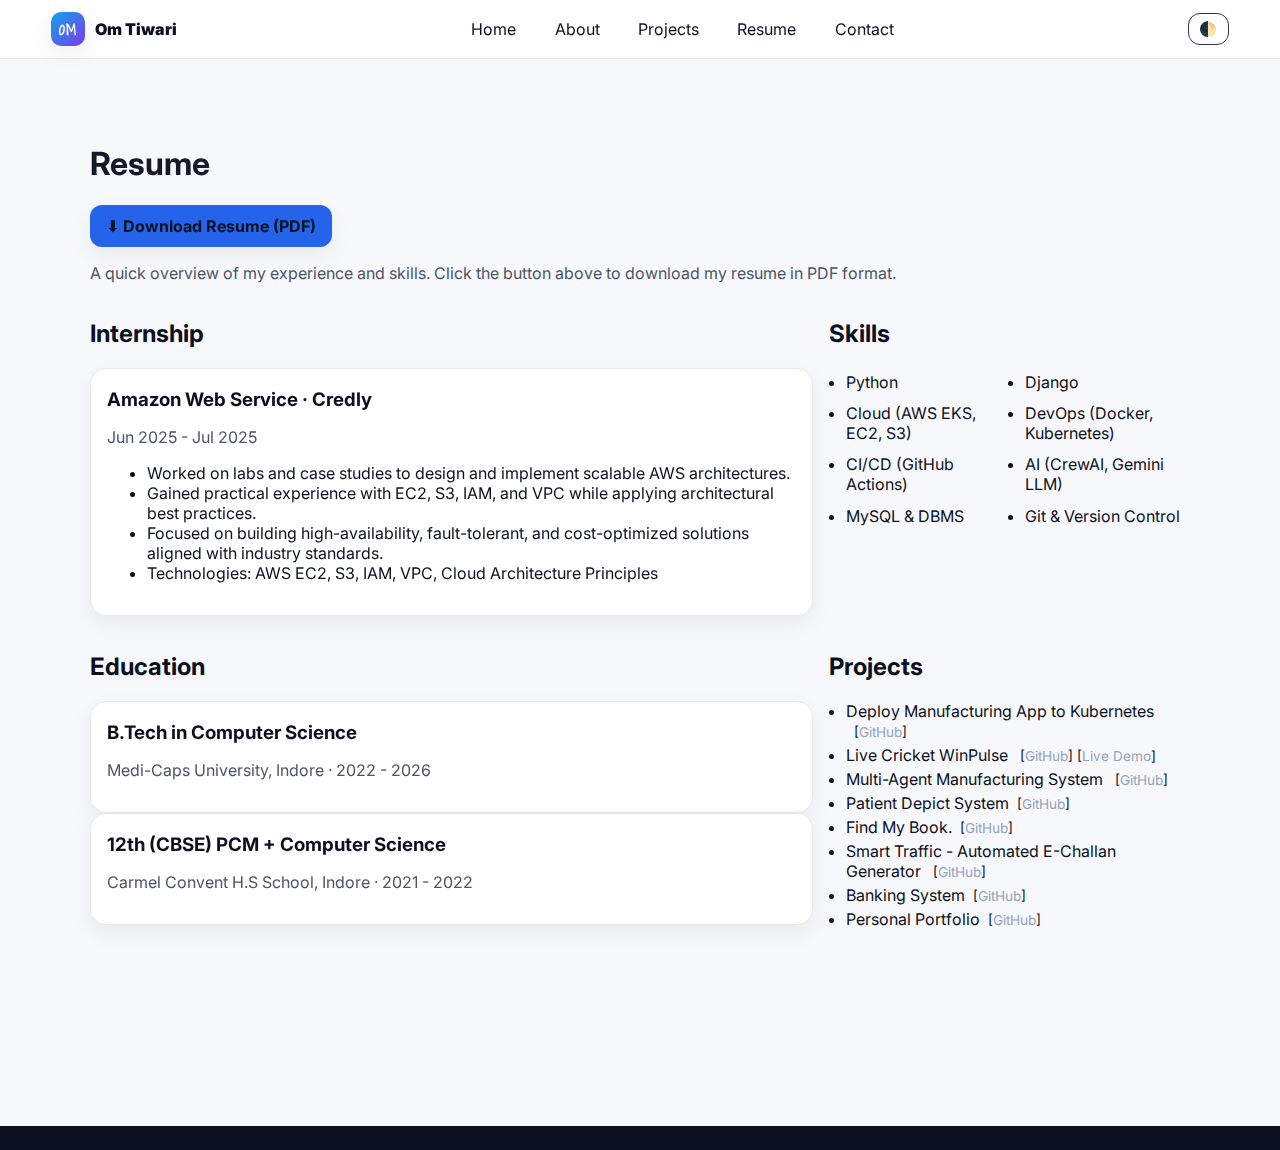
<file: resume.html>
<!DOCTYPE html>
<html lang="en">
<head>
  <meta charset="UTF-8" />
  <meta name="viewport" content="width=device-width, initial-scale=1.0" />
  <meta name="description" content="Resume of Om Tiwari — skills, internships, education." />
  <meta name="theme-color" content="#0ea5e9">
  <title>Resume · Portfolio</title>
  <link rel="preconnect" href="https://fonts.googleapis.com">
  <link rel="preconnect" href="https://fonts.gstatic.com" crossorigin>
  <link href="https://fonts.googleapis.com/css2?family=Inter:wght@300;400;600;800&display=swap" rel="stylesheet">
  <link href="https://fonts.googleapis.com/css2?family=Shadows+Into+Light&display=swap" rel="stylesheet">
  <link rel="stylesheet" href="assets/css/style.css" />
  <script defer src="assets/js/main.js"></script>
  <link rel="icon" href="assets/img/favicon.svg" type="image/svg+xml">
</head>
<body class="theme-auto">
  <canvas id="bgParticles" aria-hidden="true"></canvas>
  <header class="site-header reveal-down">
    <a class="brand" href="index.html"><span class="logo glow">OM</span> <strong>Om Tiwari</strong></a>
    <nav class="nav" id="nav">
      <a href="index.html">Home</a>
      <a href="about.html">About</a>
      <a href="projects.html">Projects</a>
      <a href="resume.html">Resume</a>
      <a href="contact.html">Contact</a>
    </nav>
    <div class="header-actions">
      <button class="btn small outline" id="themeToggle" aria-label="Toggle theme">🌓</button>
      <button class="btn small" id="menuToggle" aria-label="Open menu">☰</button>
    </div>
  </header>
  <main class="container">

<section class="section reveal">
  <h1 class="gradient-text">Resume</h1>
  <a class="btn ripple" href="https://drive.google.com/file/d/18owlzaFUBIx4SAxCxFJ_gebr63oCdaqJ/view?usp=sharing" download>⬇ Download Resume (PDF)</a>
  <p class="muted">A quick overview of my experience and skills. Click the button above to download my resume in PDF format.</p>
  <div class="resume-grid">
    <section>
      <h2>Internship</h2>
      <div class="card hover glow tilt">
        <h3>Amazon Web Service · <span class="accent">Credly</span></h3>
        <p class="muted">Jun 2025 - Jul 2025</p>
        <ul>
          <li>Worked on labs and case studies to design and implement scalable AWS architectures.</li>
          <li>Gained practical experience with EC2, S3, IAM, and VPC while applying architectural best practices.</li>
          <li>Focused on building high-availability, fault-tolerant, and cost-optimized solutions aligned with industry standards.</li>
          <li>Technologies: AWS EC2, S3, IAM, VPC, Cloud Architecture Principles</li>
        </ul>
      </div>
    </section>

    <section>
  <h2>Skills</h2>
  <ul class="bullets two-col">
    <li>Python</li>
    <li>Django</li>
    <li>Cloud (AWS EKS, EC2, S3)</li>
    <li>DevOps (Docker, Kubernetes)</li>
    <li>CI/CD (GitHub Actions)</li>
    <li>AI (CrewAI, Gemini LLM)</li>
    <li>MySQL & DBMS</li>
    <li>Git & Version Control</li>
  </ul>
</section>
    <section>
      <h2>Education</h2>
      <div class="card hover glow tilt" >
        <h3>B.Tech in Computer Science</h3>
        <p class="muted">Medi-Caps University, Indore · 2022 - 2026</p>
      </div>
      <div class="card hover glow tilt">
        <h3>12th (CBSE) PCM + Computer Science</h3>
        <p class="muted">Carmel Convent H.S School, Indore · 2021 - 2022</p>
      </div>
    </section>

    <section>
      <h2><a href="projects.html">Projects</a></h2>
      <ul class="bullets">
        <li>Deploy Manufacturing App to Kubernetes <span class="muted-links">[<a href="https://github.com/omtiwari17/Deploy-Manufacturing-App-to-Kubernetes" target="_blank">GitHub</a>]</span></li>
        <li>
          Live Cricket WinPulse 
          <span class="muted-links">
            [<a href="https://github.com/omtiwari17/live-cricket-winpulse" target="_blank">GitHub</a>] 
            [<a href="https://live-cricket-winpulse.onrender.com" target="_blank" class="accent-link">Live Demo</a>]
          </span>
        </li>
        <li>Multi-Agent Manufacturing System <span class="muted-links">[<a href="https://github.com/omtiwari17/Multi-agent-system" target="_blank">GitHub</a>]</span></li>
        <li>Patient Depict System<span class="muted-links">[<a href="https://github.com/omtiwari17/Multi-agent-system" target="_blank">GitHub</a>]</span></li>
        <li>Find My Book.<span class="muted-links">[<a href="https://github.com/omtiwari17/Find_My_Book" target="_blank">GitHub</a>]</span></li>
        <li>Smart Traffic - Automated E-Challan Generator <span class="muted-links">[<a href="https://github.com/omtiwari17/Smart_Traffic_System" target="_blank">GitHub</a>]</span></li>
        <li>Banking System<span class="muted-links">[<a href="https://github.com/omtiwari17/BANKING_SYSTEM" target="_blank">GitHub</a>]</span></li>
        <li>Personal Portfolio<span class="muted-links">[<a href="https://github.com/omtiwari17/my-portfolio" target="_blank">GitHub</a>]</span></li>
      </ul>
    </section>
  </div>
</section>

  </main>
  <footer class="site-footer reveal-up">
    <p>© <span id="year"></span> Om Tiwari</p>
    
    <div class="footer-icons icons">
      <a class="icon" href="https://github.com/omtiwari17" target="_blank" rel="noopener" aria-label="GitHub">
        <svg viewBox="0 0 24 24" width="22" height="22" fill="currentColor"><path d="M12 .5a12 12 0 0 0-3.79 23.4c.6.11.82-.26.82-.58v-2.03c-3.34.73-4.04-1.61-4.04-1.61-.55-1.39-1.35-1.76-1.35-1.76-1.1-.76.08-.75.08-.75 1.22.09 1.86 1.26 1.86 1.26 1.08 1.85 2.83 1.32 3.52 1.01.11-.8.42-1.33.77-1.63-2.67-.3-5.47-1.33-5.47-5.92 0-1.31.47-2.39 1.25-3.23-.13-.31-.54-1.56.12-3.25 0 0 1.01-.32 3.31 1.23a11.5 11.5 0 0 1 6.04 0c2.3-1.55 3.31-1.23 3.31-1.23.66 1.69.25 2.94.12 3.25.78.84 1.25 1.92 1.25 3.23 0 4.6-2.81 5.62-5.49 5.92.43.37.82 1.1.82 2.22v3.29c0 .32.22.7.82.58A12 12 0 0 0 12 .5Z"/></svg>
      </a>
      <a class="icon" href="https://www.linkedin.com/in/tiwariom/" target="_blank" rel="noopener" aria-label="LinkedIn">
        <svg viewBox="0 0 24 24" width="22" height="22" fill="currentColor"><path d="M4.98 3.5C4.98 4.88 3.86 6 2.5 6S0 4.88 0 3.5 1.12 1 2.5 1s2.48 1.12 2.48 2.5zM.5 8h4V24h-4V8zm7.5 0h3.8v2.2h.1c.5-.9 1.8-2.2 3.7-2.2C20.3 8 24 10.6 24 16v8h-4v-7c0-1.7-.03-3.9-2.4-3.9-2.4 0-2.8 1.8-2.8 3.8V24h-4V8z"/></svg>
      </a>
      <a class="icon email-link" href="mailto:work.om.tiwari@gmail.com?subject=Hello%20Om&body=Hi%20Om,%0D%0A%0D%0A" aria-label="Email">
        <svg viewBox="0 0 24 24" width="22" height="22" fill="currentColor"><path d="M2 4h20a2 2 0 0 1 2 2v12a2 2 0 0 1-2 2H2a2 2 0 0 1-2-2V6a2 2 0 0 1 2-2zm0 2v.01L12 13 22 6.01V6H2zm0 12h20V8l-10 7L2 8v10z"/></svg>
      </a>
    </div>

  </footer>
</body>
</html>
</file>
<file: assets/css/style.css>
:root{
  --bg: #0b1020;
  --bg-soft: #0f172a;
  --card: #0b1224;
  --text: #e5e7eb;
  --muted:#94a3b8;
  --accent:#38bdf8;
  --ring:#1d4ed8;
  --border:#1f2a44;
  --shadow:0 10px 30px rgba(2,6,23,0.5);
}

*{box-sizing:border-box}
html:focus-within{scroll-behavior:smooth}
html,body{margin:0;padding:0;font-family:Inter,system-ui,Segoe UI,Roboto,Arial,sans-serif;color:var(--text);background:var(--bg);}
a{color:var(--text);text-decoration:none}
img{max-width:100%;display:block}

#bgParticles{position:fixed;inset:0;z-index:-1}

.container{width:min(1100px,92%);margin:0 auto;padding:2rem 0}
.site-header{position:sticky;top:0;z-index:20;background:rgba(11,16,32,0.6);backdrop-filter:blur(10px);border-bottom:1px solid var(--border);display:flex;align-items:center;justify-content:space-between;padding:.75rem 4%}
.brand{display:flex;align-items:center;gap:.6rem;font-weight:600}
.brand .logo{display:inline-grid;place-items:center;width:34px;height:34px;border-radius:10px;background:linear-gradient(135deg,#0ea5e9,#7c3aed);box-shadow:var(--shadow);font-family: 'Shadows Into Light', cursive;   font-weight: 700; font-size: 0.95rem; letter-spacing: 1px; text-transform: uppercase; color: #fff; }
.nav{display:flex;gap:1rem}
.nav a{padding:.4rem .7rem;border-radius:10px;position:relative;overflow:hidden}
.nav a::after{content:"";position:absolute;inset:0;background:linear-gradient(90deg,transparent,rgba(56,189,248,.25),transparent);transform:translateX(-120%);transition:transform .4s}
.nav a:hover::after{transform:translateX(120%)}

.header-actions{display:flex;gap:.5rem;align-items:center}
.btn{background:var(--accent);color:#00131f;border:none;border-radius:12px;padding:.7rem 1rem;font-weight:700;cursor:pointer;box-shadow:var(--shadow);display:inline-flex;align-items:center;gap:.4rem;position:relative;overflow:hidden;transform:translateZ(0)}
.btn:hover{transform:translateY(-1px)}
.btn.small{padding:.4rem .65rem;font-size:.9rem}
.btn.outline{background:transparent;color:var(--text);border:1px solid var(--border);box-shadow:none}
.btn.small.outline{border-color:#2a365e}
.btn .ripple-el{position:absolute;border-radius:50%;transform:scale(0);animation:ripple .6s ease-out;pointer-events:none;background:rgba(255,255,255,.35)}
@keyframes ripple{to{transform:scale(8);opacity:0}}

.hero{display:grid;grid-template-columns:1.1fr .9fr;gap:2rem;align-items:center;padding-top:2rem}
.hero h1{font-size:clamp(1.8rem,3.5vw,3rem);line-height:1.15}
.hero .accent{color:var(--accent)}
.hero p{color:var(--muted);max-width:60ch}
.hero-cta{display:flex;gap:1rem;margin:1rem 0 1.25rem}
.hero-socials{margin:.3rem 0 1.2rem}
.stats{display:flex;gap:1rem}
.stats>div{background:var(--card);padding:.9rem 1rem;border-radius:14px;border:1px solid var(--border);box-shadow:var(--shadow);display:flex;flex-direction:column;align-items:center;transition:transform .2s}
.stats strong{font-size:1.25rem}
.stats>div:hover{transform:translateY(-2px) scale(1.02)}
.hero-art .card-xl{min-height:340px;border-radius:20px;padding:1rem;background:radial-gradient(1200px 500px at 10% -20%,rgba(56,189,248,0.25),transparent),var(--card);border:1px solid var(--border);box-shadow:var(--shadow)}
.glass{position:relative;overflow:hidden}
.radar{position:absolute;inset:-40% -20% auto auto;width:400px;height:400px;border-radius:50%;background:radial-gradient(circle at center,rgba(56,189,248,.35),transparent 55%);filter:blur(20px);animation:pulse 5s infinite alternate ease-in-out}
@keyframes pulse{to{transform:scale(1.1)}}
.code-block{background:#0a0f1f;border:1px solid #15203f;border-radius:14px;padding:1rem;margin-top:5rem;box-shadow:0 10px 20px rgba(0,0,0,.25)}

.section{padding:2rem 0}
.section.alt{background:linear-gradient(180deg,rgba(56,189,248,.05),transparent)}
.section-title{font-size:1.6rem;margin:0 0 1rem 0}
.grid{display:grid;gap:1rem}
.cards-3{grid-template-columns:repeat(3,1fr)}
.skills-grid{grid-template-columns:repeat(2,1fr)}
.card{background:var(--card);border:1px solid var(--border);border-radius:16px;padding:1rem;box-shadow:var(--shadow);transition:transform .2s, box-shadow .2s}
.card.hover:hover{transform:translateY(-3px)}
.card h3{margin:.2rem 0 .5rem}

.pill{display:inline-block;font-size:.8rem;padding:.2rem .5rem;border-radius:999px;background:#0e1a34;border:1px solid #1d2a4a;margin:.2rem .2rem 0 0}

.filters{display:flex;gap:.5rem;margin:1rem 0 1.2rem}
.project-grid .project{display:flex;flex-direction:column;gap:.4rem}
.project-img{width:100%;height:180px;object-fit:cover;border-radius:12px;border:1px solid var(--border);margin-bottom:.6rem}
.bullets{padding-left:1.1rem}
.bullets.two-col{display:grid;grid-template-columns:repeat(2,minmax(0,1fr));gap:.2rem .8rem}
.bullets li{margin:.25rem 0}

.resume-grid{display:grid;grid-template-columns:2fr 1fr;gap:1rem}

.form .row{display:flex;flex-direction:column;gap:.4rem;margin:.6rem 0}
input,textarea{background:#0a0f1f;color:var(--text);border:1px solid #15203f;border-radius:10px;padding:.7rem .8rem;transition:box-shadow .2s, transform .1s}
input:focus,textarea:focus{outline:2px solid #1d4ed8;box-shadow:0 0 0 4px rgba(29,78,216,.25)}
.site-footer{padding:2rem 4%;border-top:1px solid var(--border);display:flex;align-items:center;justify-content:space-between;gap:1rem;background:rgba(11,16,32,.6);backdrop-filter:blur(4px)}
.site-footer .socials a{color:var(--muted);margin-left:1rem}
.muted{color:var(--muted)}

/* Icons */
.icons{display:flex;gap:.8rem;align-items:center}
.icons .icon{display:inline-grid;place-items:center;width:38px;height:38px;border-radius:10px;border:1px solid var(--border);background:rgba(56,189,248,.06);transition:transform .15s, box-shadow .2s}
.icons .icon:hover{transform:translateY(-2px) scale(1.05);box-shadow:0 8px 24px rgba(56,189,248,.15)}
.icons .icon svg{opacity:.9}

/* Reveal Animations */
.reveal{opacity:0;transform:translateY(16px);transition:opacity .6s ease, transform .6s ease}
.reveal.is-visible{opacity:1;transform:translateY(0)}
.reveal-up{opacity:0;transform:translateY(24px);transition:opacity .6s, transform .6s}
.reveal-up.is-visible{opacity:1;transform:none}
.reveal-down{opacity:0;transform:translateY(-24px);transition:opacity .6s, transform .6s}
.reveal-down.is-visible{opacity:1;transform:none}

/* Tilt effect */
.tilt{will-change:transform;transition:transform .12s ease}

/* Glow ring on hover */
.glow{position:relative}
.glow::before{content:"";position:absolute;inset:-2px;border-radius:inherit;padding:1px;background:linear-gradient(90deg,#7c3aed,transparent,#0ea5e9);-webkit-mask:linear-gradient(#000 0 0) content-box,linear-gradient(#000 0 0);-webkit-mask-composite:xor;mask-composite:exclude;opacity:.0;transition:opacity .2s}
.glow:hover::before{opacity:.9}

/* Gradient moving text */
.gradient-text{background:linear-gradient(90deg,#fff,#a5b4fc,#38bdf8,#fff);background-size:300% 100%;-webkit-background-clip:text;background-clip:text;color:transparent;animation:shine 8s linear infinite}
@keyframes shine{0%{background-position:0%}100%{background-position:300%}}

/* Allow CTA buttons to wrap onto new lines */
.hero-cta { 
  flex-wrap: wrap;     /* NEW */
}

/* Hide hamburger menu by default on large screens */
#menuToggle {
  display: none;
}

@media (max-width: 900px){
  .hero{grid-template-columns:1fr;gap:1rem}
  .cards-3{grid-template-columns:1fr}
  .skills-grid{grid-template-columns:1fr}
  .resume-grid{grid-template-columns:1fr}

  .nav {
    display: none;
    position: absolute;
    right: 4%;
    top: 60px;
    background: var(--bg-soft);      /* ← was #0a0f1f */
    border: 1px solid var(--border);
    border-radius: 12px;
    padding: .6rem;
    flex-direction: column;
    box-shadow: var(--shadow);
  }
  .nav.open { display: flex; }
  
  /* 👇 Make hamburger visible and clickable */
  #menuToggle {
    display: inline-flex !important;
    align-items: center;
    justify-content: center;
    min-width: 40px;
    min-height: 40px;
    line-height: 1;
    font-size: 1.4rem; /* safe even if SVG fails */
  }

  .hero-cta { gap: .6rem; }
  .hero-cta .btn {
    flex: 1 1 48%;
    max-width: 100%;
    min-width: 0;
    white-space: normal;
    line-height: 1.2;
    justify-content: center;
  }
  .hero-cta .btn:nth-child(3){
    flex-basis: 100%;
  }

  .hero-socials {
    justify-content: center;
  }
}

/* Extra small screens */
@media (max-width: 420px){
  .hero-cta .btn { flex-basis: 100%; }
}

.light{
  /* Backgrounds */
  --bg:#f7f8fc;
  --bg-soft:#ffffff;
  --card:#ffffff;

  /* Text & accents */
  --text:#0b1020;         /* Deep slate for strong contrast */
  --muted:#4b5563;        /* Dim gray for secondary text */
  --accent:#2563eb;       /* Accessible blue */

  /* Borders & rings */
  --border:#e6e8f0;
  --ring:#3b82f6;

  /* Shadows */
  --shadow:0 8px 22px rgba(0,0,0,.06);
}

/* ==== Light-specific component adjustments ==== */
.light .site-header{
  background:rgba(255,255,255,0.8);
  border-bottom:1px solid var(--border);
  backdrop-filter: blur(10px);
}

.light .card{
  border:1px solid var(--border);
  box-shadow: var(--shadow);
}

.light .code-block{
  background:#f3f6ff;                /* softer panel for code */
  border:1px solid #e2e8ff;
}

.light .nav a:hover{
  background:rgba(37,99,235,0.08);   /* subtle hover in light */
}

.light .pill{
  background:#eef2ff;
  border:1px solid #e0e7ff;
  color:#1e293b;
}

.light .proj-thumb{
  opacity:1;                         /* ensure thumbnails don’t look washed out */
}

.light input,
.light textarea{
  background:#fff;
  border:1px solid var(--border);
  color:var(--text);
}

.light .section.alt{
  background:linear-gradient(180deg,rgba(37,99,235,.06),transparent);
}

/* Headline shimmer needs lower contrast in light mode */
.light .gradient-text{
  background:linear-gradient(90deg,#111827,#334155,#2563eb,#111827);
  background-size:300% 100%;
  -webkit-background-clip:text;
  background-clip:text;
  color:transparent;
}

#contactForm input,
#contactForm textarea {
  pointer-events: auto;
  z-index: 10;
}

#formStatus {
  font-weight: 600;
  margin-top: 0.6rem;
  transition: color 0.3s ease;
}

.internship-wrapper {
  display: flex;
  justify-content: space-between;
  align-items: flex-start;
  gap: 2rem;
}

.internship-text {
  flex: 1;
}

.internship-badge {
  display: flex;
  align-items: center;
}

.internship-badge img {
  width: 140px;
  height: auto;
}

/* Mobile */
@media (max-width:768px){
  .internship-head{
    position:relative;
    padding-right:72px; /* makes space for the badge */
  }

  .internship-badge{
    position:absolute;
    top:0;
    right:0;
  }

  .internship-badge img{
    width:64px;
  }
}


/* --- Resume Project Links --- */
.muted-links {
  font-size: 0.85rem;
  margin-left: 8px;
}

.muted-links a {
  color: var(--text-secondary, #94a3b8);
  text-decoration: none;
  transition: color 0.2s;
}

.muted-links a:hover {
  color: var(--accent-blue, #0ea5e9);
  text-decoration: underline;
}

.muted-links .accent {
  font-weight: 600;
}
</file>
